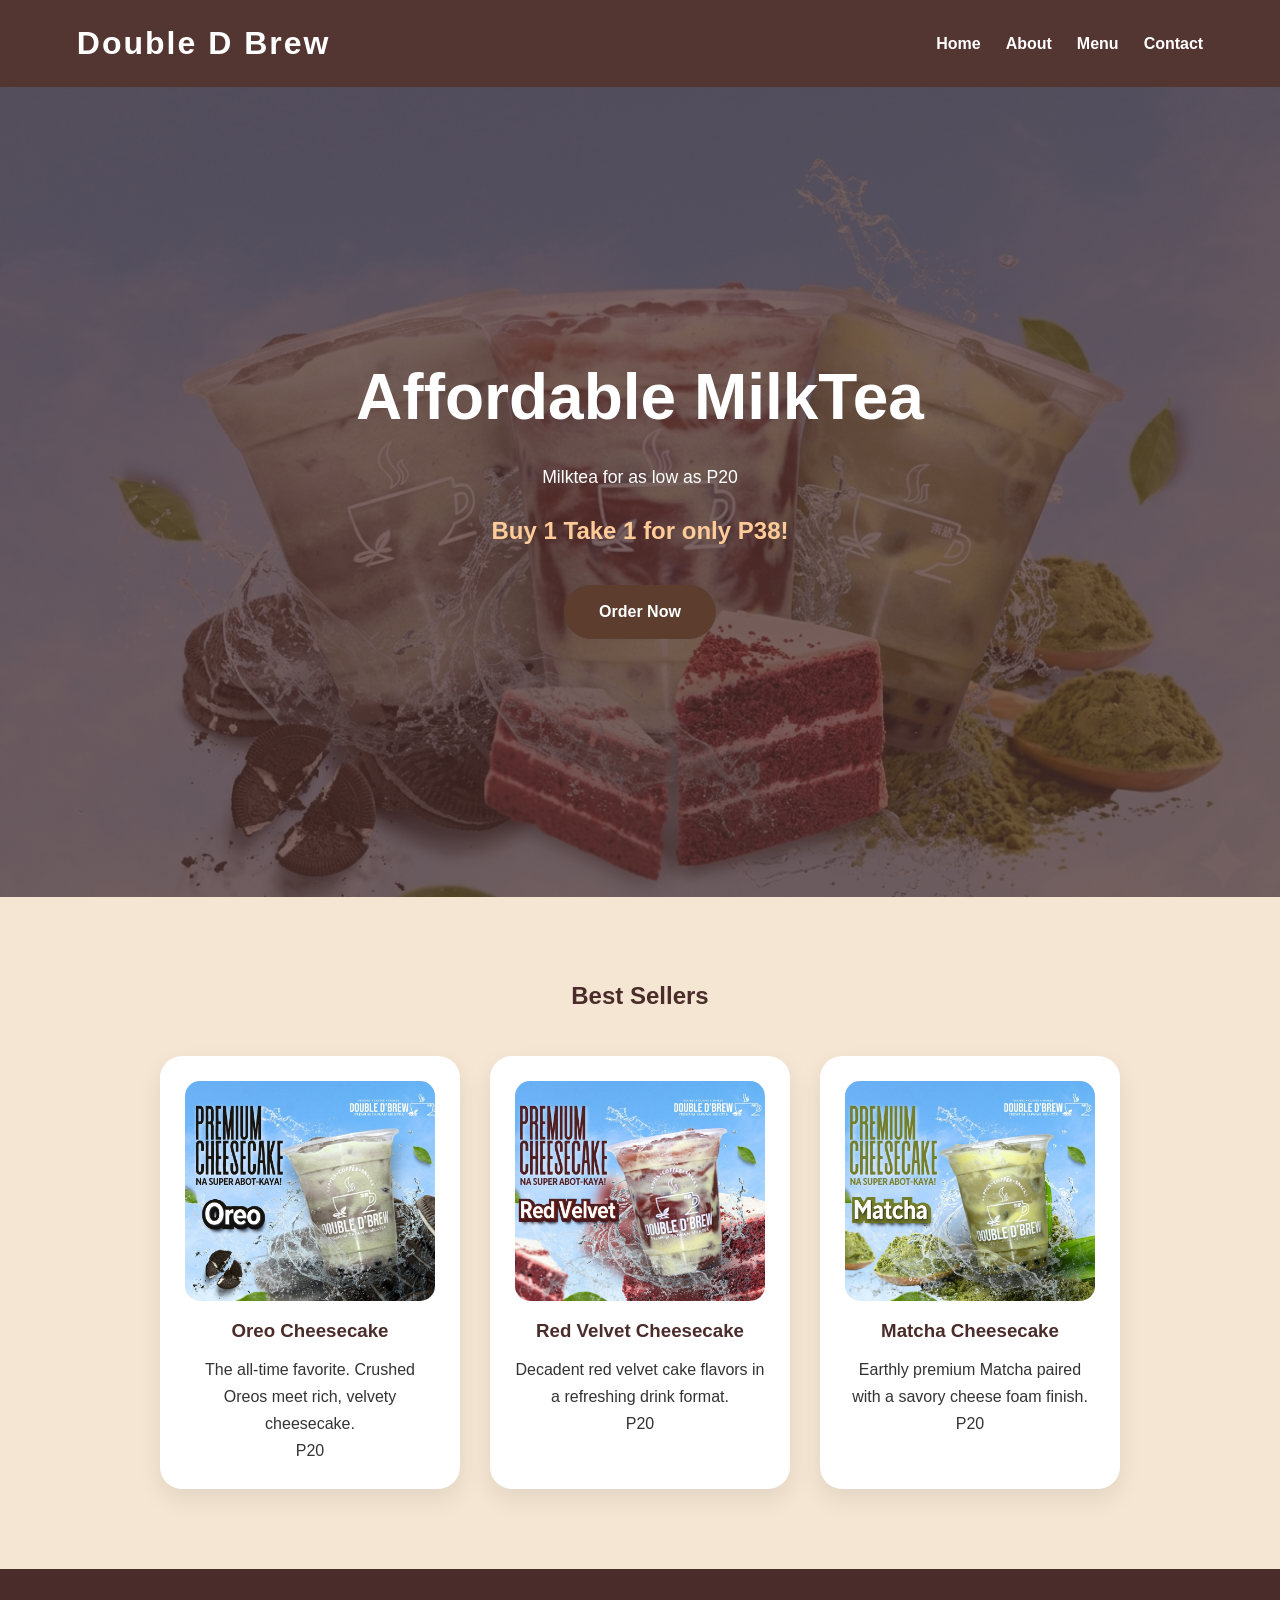
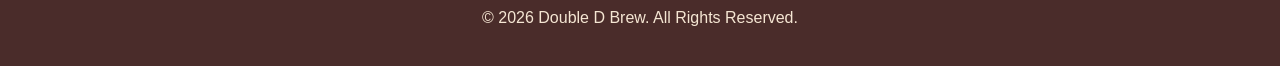
<file: index.html>
<!DOCTYPE html>
<html lang="en">
<head>
    <meta charset="UTF-8">
    <meta name="viewport" content="width=device-width, initial-scale=1.0">
    <title>Double D Brew | Premium Milktea</title>
    <link rel="stylesheet" href="style.css">
</head>
<body>

<!-- NAV -->
<div class="nav">
    <h2>Double D Brew</h2>
    <div class="links">
        <a href="index.html">Home</a>
        <a href="about.html">About</a>
        <a href="menu.html">Menu</a>
        <a href="contact.html">Contact</a>
    </div>
</div>

<!-- HERO (FULL BACKGROUND STYLE) -->
<div class="hero">

    <div class="hero-content">
        <h1>Affordable MilkTea</h1>
        <p>Milktea for as low as P20</p>
        <p class="promo">Buy 1 Take 1 for only P38!</p>
        <a href="menu.html" class="btn">Order Now</a>
    </div>

</div>

<!-- BEST SELLERS -->
<div class="section">
    <h2>Best Sellers</h2>

    <div class="container">

        <div class="box">
            <img src="images/milktea1.jpg" alt="Oreo Cheesecake">
            <h3>Oreo Cheesecake</h3>
            <p>The all-time favorite. Crushed Oreos meet rich, velvety cheesecake.</p>
            <p class="price">P20</p>
        </div>

        <div class="box">
            <img src="images/milktea2.jpg" alt="Red Velvet Cheesecake">
            <h3>Red Velvet Cheesecake</h3>
            <p>Decadent red velvet cake flavors in a refreshing drink format.</p>
            <p class="price">P20</p>
        </div>

        <div class="box">
            <img src="images/milktea3.jpg" alt="Matcha Cheesecake">
            <h3>Matcha Cheesecake</h3>
            <p>Earthly premium Matcha paired with a savory cheese foam finish.</p>
            <p class="price">P20</p>
        </div>

    </div>
</div>

<!-- FOOTER -->
<div class="footer">
    <p>© 2026 Double D Brew. All Rights Reserved.</p>
</div>

</body>
</html>
</file>
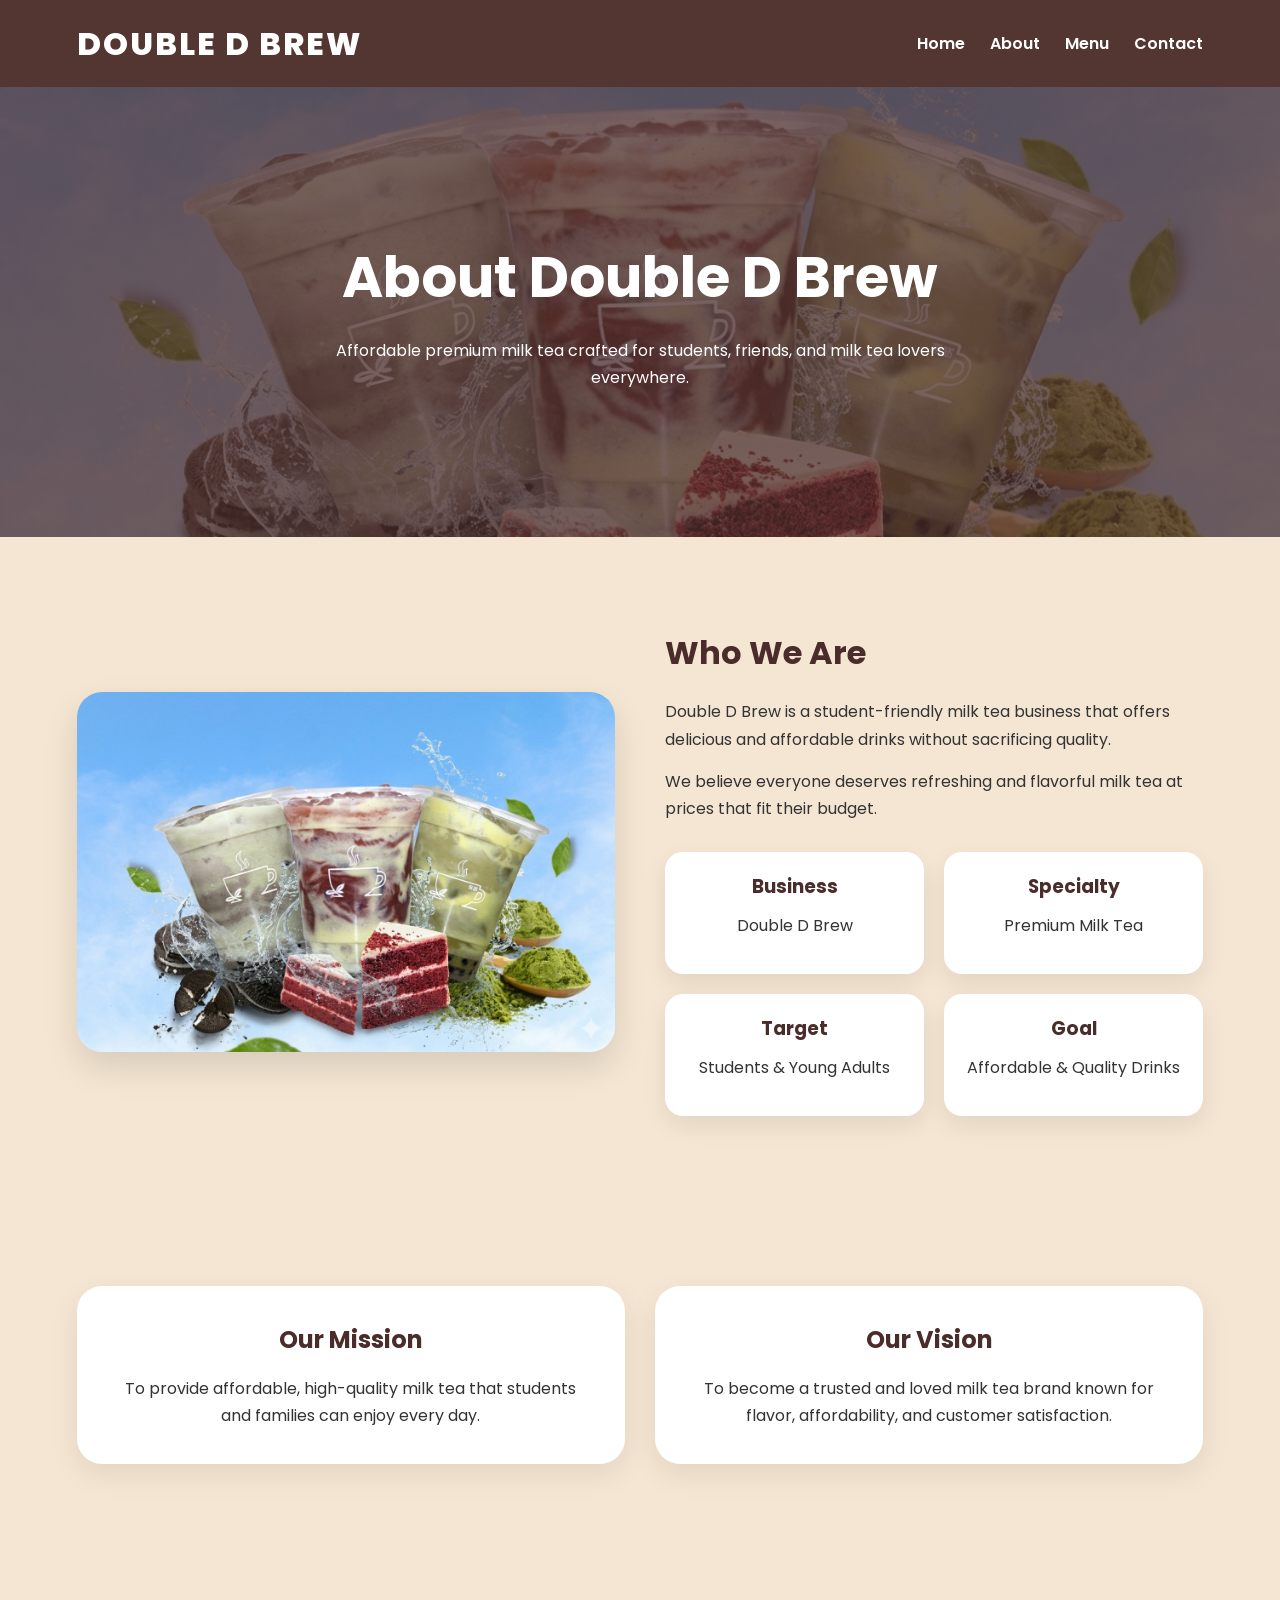
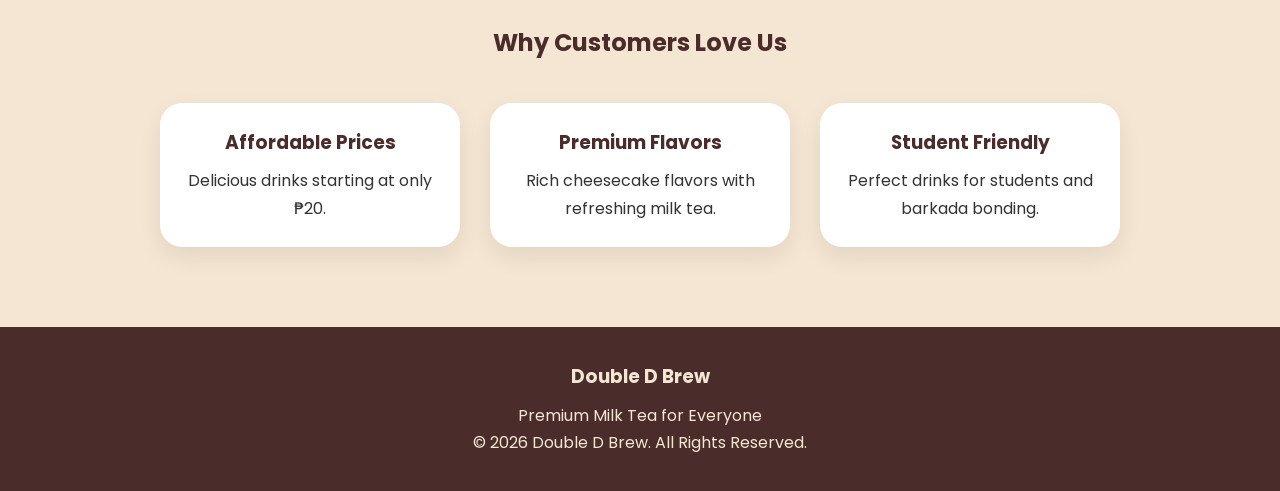
<file: about.html>
<!DOCTYPE html>
<html lang="en">

<head>
    <meta charset="UTF-8">
    <meta name="viewport" content="width=device-width, initial-scale=1.0">

    <title>About | Double D Brew</title>

    <link rel="stylesheet" href="style.css">

    <!-- GOOGLE FONT -->
    <link rel="preconnect" href="https://fonts.googleapis.com">
    <link rel="preconnect" href="https://fonts.gstatic.com" crossorigin>

    <link href="https://fonts.googleapis.com/css2?family=Poppins:wght@300;400;500;600;700;800&display=swap" rel="stylesheet">
</head>

<body>

<!-- NAVIGATION -->
<div class="nav">

    <h2>DOUBLE D BREW</h2>

    <div class="links">
        <a href="index.html">Home</a>
        <a href="about.html">About</a>
        <a href="menu.html">Menu</a>
        <a href="contact.html">Contact</a>
    </div>

</div>

<!-- ABOUT HERO -->
<section class="about-hero">

    <div class="about-hero-content">

        <h1>About Double D Brew</h1>

        <p>
            Affordable premium milk tea crafted for students,
            friends, and milk tea lovers everywhere.
        </p>

    </div>

</section>

<!-- ABOUT CONTENT -->
<section class="about-section">

    <div class="about-container">

        <!-- LEFT SIDE -->
        <div class="about-image">

            <img src="images/banner.png" alt="Double D Brew">

        </div>

        <!-- RIGHT SIDE -->
        <div class="about-content">

            <h2>Who We Are</h2>

            <p>
                Double D Brew is a student-friendly milk tea business that
                offers delicious and affordable drinks without sacrificing quality.
            </p>

            <p>
                We believe everyone deserves refreshing and flavorful milk tea
                at prices that fit their budget.
            </p>

            <!-- INFO CARDS -->
            <div class="about-cards">

                <div class="about-card">
                    <h3>Business</h3>
                    <p>Double D Brew</p>
                </div>

                <div class="about-card">
                    <h3>Specialty</h3>
                    <p>Premium Milk Tea</p>
                </div>

                <div class="about-card">
                    <h3>Target</h3>
                    <p>Students & Young Adults</p>
                </div>

                <div class="about-card">
                    <h3>Goal</h3>
                    <p>Affordable & Quality Drinks</p>
                </div>

            </div>

        </div>

    </div>

</section>

<!-- MISSION & VISION -->
<section class="mission-section">

    <div class="mission-container">

        <div class="mission-box">

            <h2>Our Mission</h2>

            <p>
                To provide affordable, high-quality milk tea
                that students and families can enjoy every day.
            </p>

        </div>

        <div class="mission-box">

            <h2>Our Vision</h2>

            <p>
                To become a trusted and loved milk tea brand known
                for flavor, affordability, and customer satisfaction.
            </p>

        </div>

    </div>

</section>

<!-- WHY CHOOSE US -->
<section class="section">

    <h2>Why Customers Love Us</h2>

    <div class="container">

        <div class="box">
            <h3>Affordable Prices</h3>

            <p>
                Delicious drinks starting at only ₱20.
            </p>
        </div>

        <div class="box">
            <h3>Premium Flavors</h3>

            <p>
                Rich cheesecake flavors with refreshing milk tea.
            </p>
        </div>

        <div class="box">
            <h3>Student Friendly</h3>

            <p>
                Perfect drinks for students and barkada bonding.
            </p>
        </div>

    </div>

</section>

<!-- FOOTER -->
<div class="footer">

    <h3>Double D Brew</h3>

    <p>
        Premium Milk Tea for Everyone
    </p>

    <p>
        © 2026 Double D Brew. All Rights Reserved.
    </p>

</div>

</body>
</html>
</file>
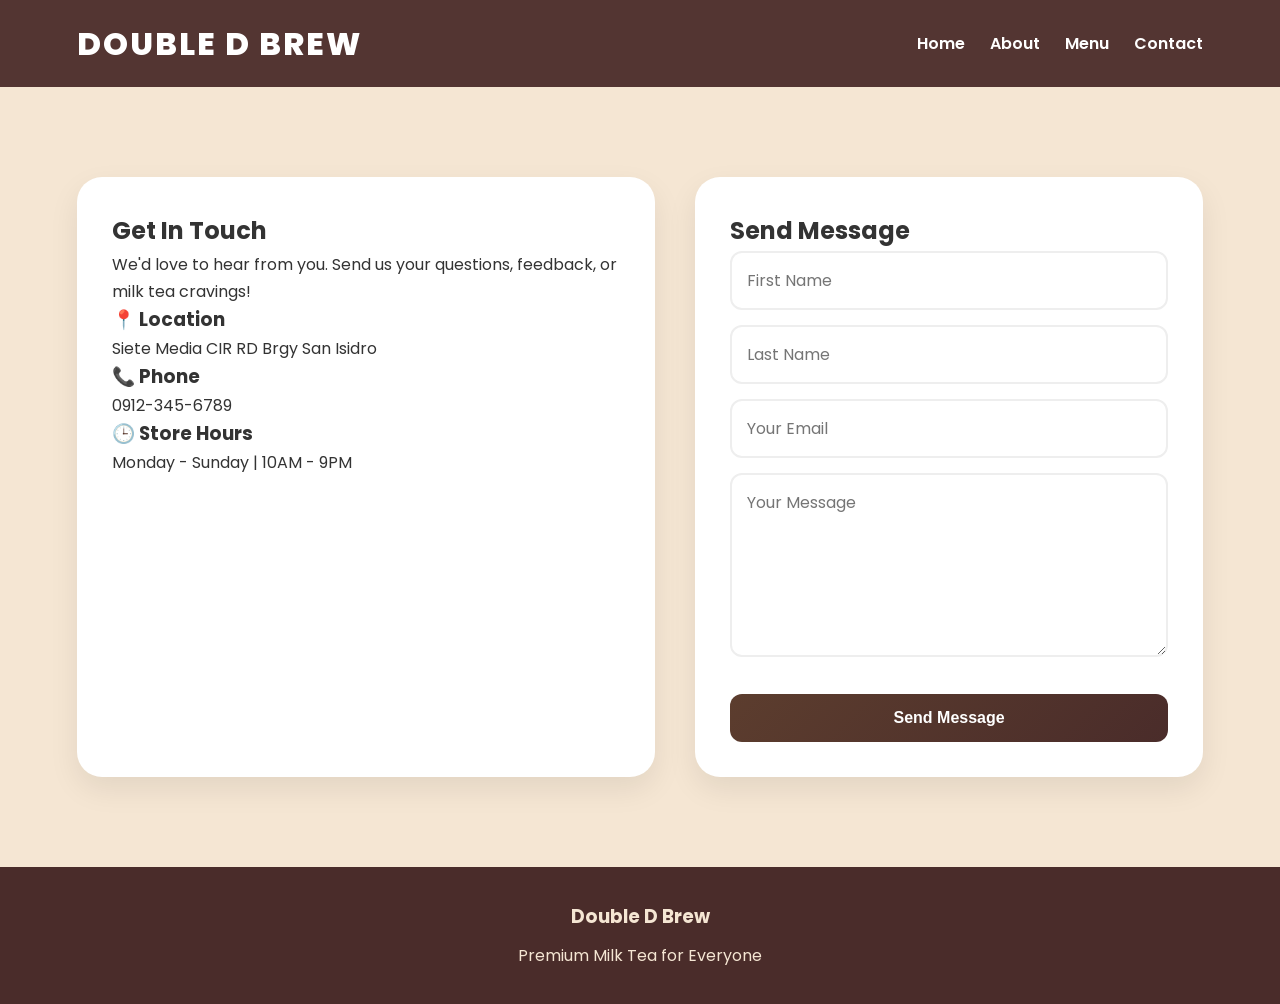
<file: contact.html>
<!DOCTYPE html>
<html lang="en">
<head>
    <meta charset="UTF-8">
    <meta name="viewport" content="width=device-width, initial-scale=1.0">

    <title>Contact | Double D Brew</title>

    <link rel="stylesheet" href="style.css">

    
    <link rel="preconnect" href="https://fonts.googleapis.com">
    <link rel="preconnect" href="https://fonts.gstatic.com" crossorigin>
    <link href="https://fonts.googleapis.com/css2?family=Poppins:wght@300;400;500;600;700&display=swap" rel="stylesheet">

    
    <style>
    .error-text {
        color: red;
        font-size: 14px;
        margin: 5px 0 10px 0;
        display: none;
    }
    </style>
</head>

<body>


<div class="nav">
    <h2>DOUBLE D BREW</h2>

    <div class="links">
        <a href="index.html">Home</a>
        <a href="about.html">About</a>
        <a href="menu.html">Menu</a>
        <a href="contact.html">Contact</a>
    </div>
</div>


<section class="contact-section">

    <div class="contact-container">

        
        <div class="contact-info">

            <h1>Get In Touch</h1>

            <p class="contact-subtitle">
                We'd love to hear from you. Send us your questions,
                feedback, or milk tea cravings!
            </p>

            <div class="info-box">
                <h3>📍 Location</h3>
                <p>Siete Media CIR RD Brgy San Isidro</p>
            </div>

            <div class="info-box">
                <h3>📞 Phone</h3>
                <p>0912-345-6789</p>
            </div>

            <div class="info-box">
                <h3>🕒 Store Hours</h3>
                <p>Monday - Sunday | 10AM - 9PM</p>
            </div>

        </div>

        
        <div class="contact-form-box">

            <form class="contact-form">

                <h2>Send Message</h2>

                
                <div class="input-group">
                    <input type="text" id="firstName" placeholder="First Name" required>
                    <span class="error-text" id="firstNameError">Please indicate letters only</span>
                </div>

                
                <div class="input-group">
                    <input type="text" id="lastName" placeholder="Last Name" required>
                    <span class="error-text" id="lastNameError">Please indicate letters only</span>
                </div>

               
                <div class="input-group">
                    <input type="email" placeholder="Your Email" required>
                </div>

               
                <div class="input-group">
                    <textarea rows="6" placeholder="Your Message" required></textarea>
                </div>

               
                <button type="submit" class="btn">
                    Send Message
                </button>

            </form>

        </div>

    </div>

</section>


<div class="footer">
    <h3>Double D Brew</h3>
    <p>Premium Milk Tea for Everyone</p>
</div>


<script>
// Get fields and errors
const firstName = document.getElementById('firstName');
const lastName = document.getElementById('lastName');
const firstNameError = document.getElementById('firstNameError');
const lastNameError = document.getElementById('lastNameError');


const onlyLetters = /^[A-Za-z\s\-]*$/;


firstName.addEventListener('input', function() {
    if (!onlyLetters.test(this.value)) {
        firstNameError.style.display = 'block'; // Show red error
    } else {
        firstNameError.style.display = 'none'; // Hide error
    }
});


lastName.addEventListener('input', function() {
    if (!onlyLetters.test(this.value)) {
        lastNameError.style.display = 'block'; // Show red error
    } else {
        lastNameError.style.display = 'none'; // Hide error
    }
});
</script>

</body>
</html>
</file>
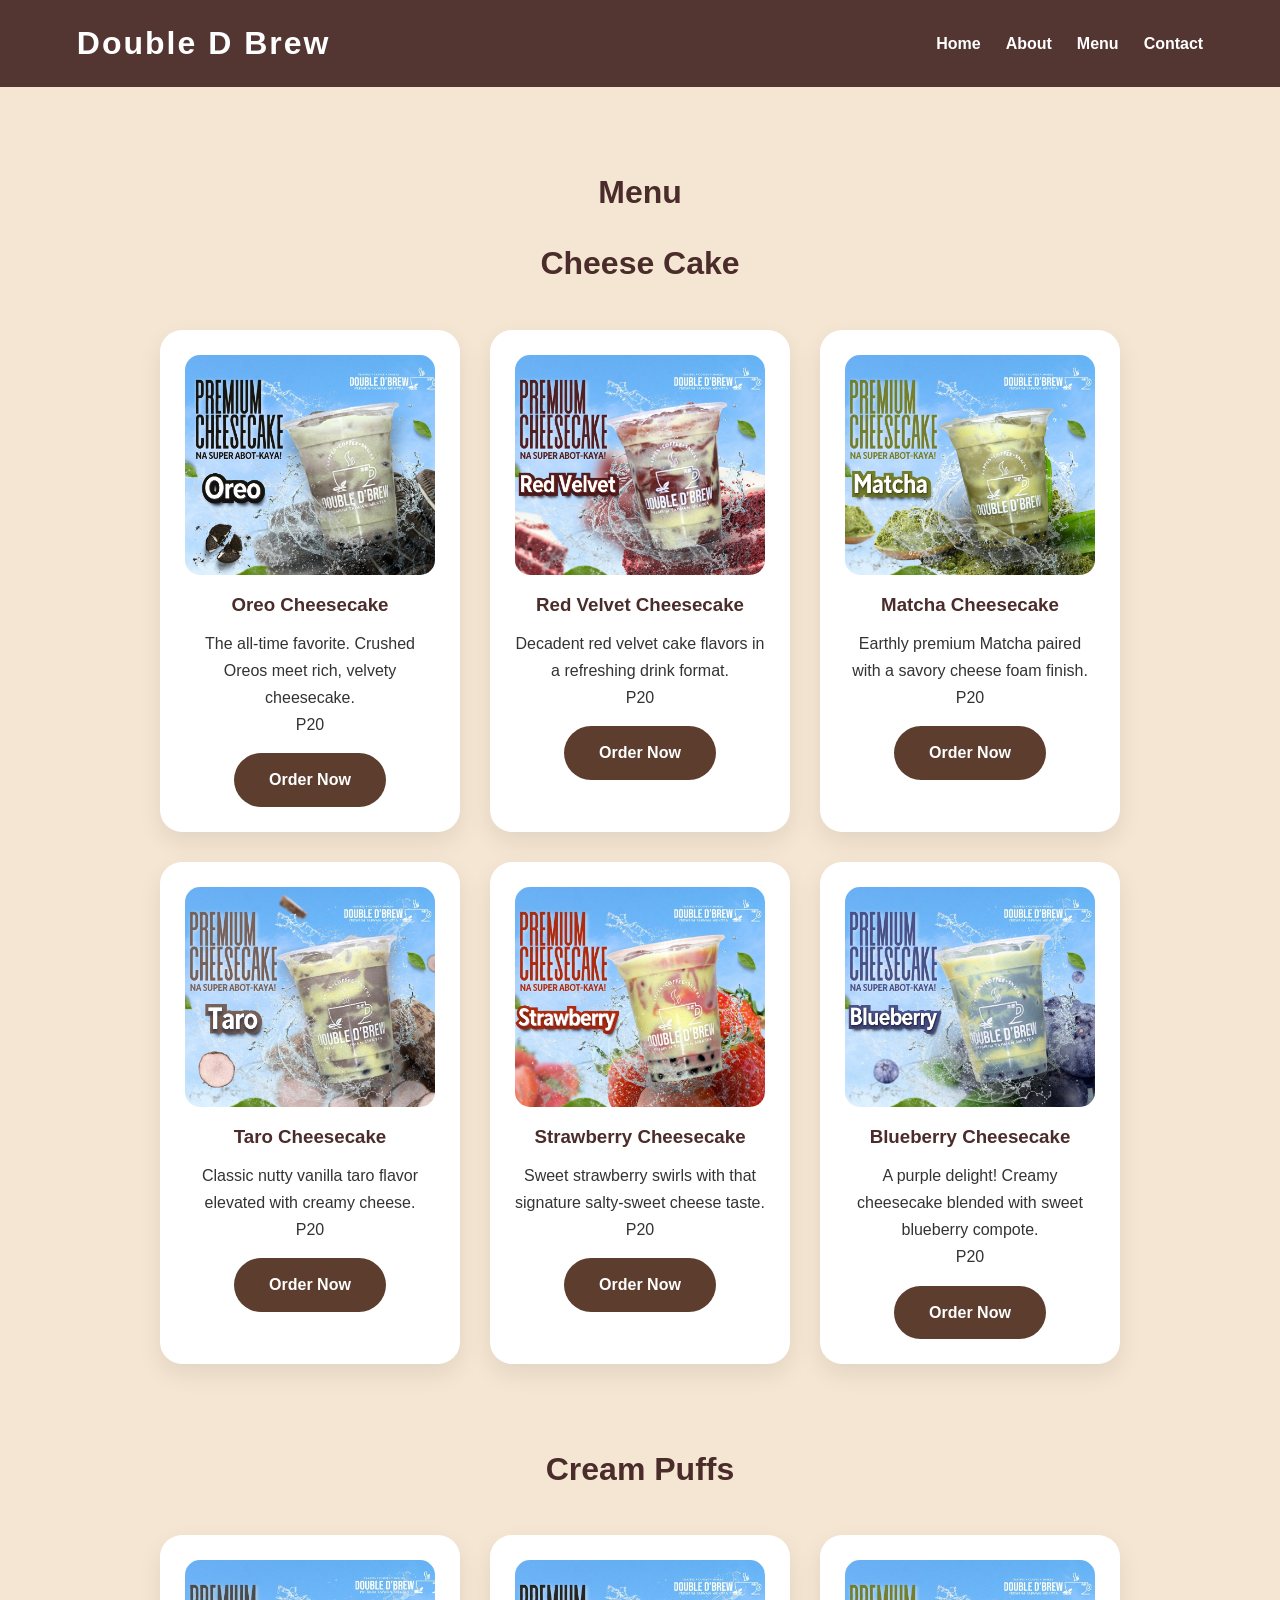
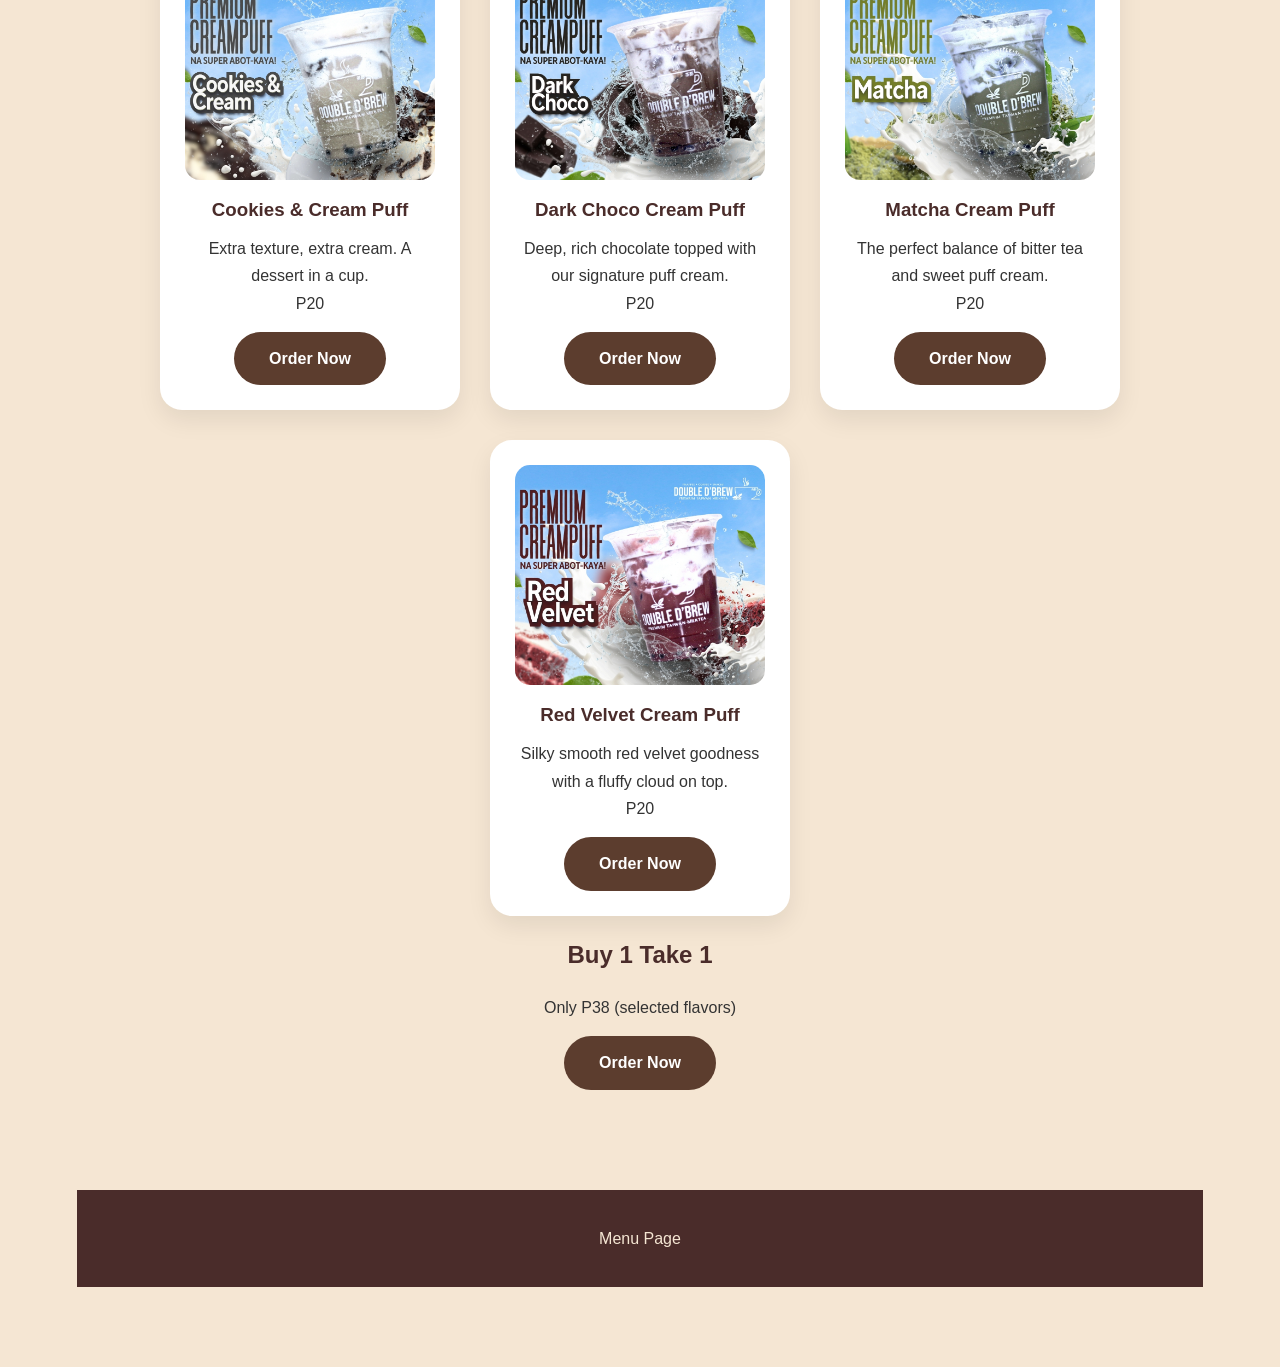
<file: menu.html>
<!DOCTYPE html>
<html>
<head>
    <title>Menu</title>

    <style>
    
    .container {
      display: flex;
      flex-wrap: wrap;
      justify-content: center;
      gap: 20px;
    }

    .box {
      width: 43%;
      text-align: center;
    }

    .box img {
      width: 100%;
      height: auto;
    }

    @media (max-width: 600px) {
      .box {
        width: 90%;
      }
    }

    .btn {
      display: inline-block;
      padding: 8px 20px;
      background: brown;
      color: white;
      text-decoration: none;
      border-radius: 20px;
    }

    .promo-box {
      text-align: center;
      margin: 20px 0;
    }
    </style>

    <link rel="stylesheet" href="style.css">
</head>
</head>

<body>

<div class="nav">
    <h2>Double D Brew</h2>
    <div class="links">
        <a href="index.html">Home</a>
        <a href="about.html">About</a>
        <a href="menu.html">Menu</a>
        <a href="contact.html">Contact</a>
    </div>
</div>

<div class="section">
    <h1>Menu</h1>
    <h1>Cheese Cake</h1>


    <div class="container">
        <div class="box">
            <img src="images/milktea1.jpg" alt="milktea">
            <h3>Oreo Cheesecake</h3>
            <p>The all-time favorite. Crushed Oreos meet rich, velvety cheesecake.</p>
            <p>P20</p>
            <a href="contact.html" class="btn">Order Now</a>
        </div>

        <div class="box">
            <img src="images/milktea2.jpg" alt="milktea">
            <h3>Red Velvet Cheesecake</h3>
            <p>Decadent red velvet cake flavors in a refreshing drink format.</p>
            <p>P20</p>
            <a href="contact.html" class="btn">Order Now</a>
        </div>

        <div class="box">
            <img src="images/milktea3.jpg" alt="milktea">
            <h3>Matcha Cheesecake</h3>
            <p>Earthly premium Matcha paired with a savory cheese foam finish.</p>
            <p>P20</p>
            <a href="contact.html" class="btn">Order Now</a>
        </div>
        <div class="box">
            <img src="images/milktea4.jpg" alt="milktea">
            <h3>Taro Cheesecake</h3>
            <p>Classic nutty vanilla taro flavor elevated with creamy cheese.</p>
            <p>P20</p>
            <a href="contact.html" class="btn">Order Now</a>
        </div>

        <div class="box">
            <img src="images/milktea5.jpg" alt="milktea">
            <h3>Strawberry Cheesecake</h3>
            <p>Sweet strawberry swirls with that signature salty-sweet cheese taste.</p>
            <p>P20</p>
            <a href="contact.html" class="btn">Order Now</a>
        </div>

        <div class="box">
            <img src="images/milktea6.jpg" alt="milktea">
            <h3>Blueberry Cheesecake</h3>
            <p>A purple delight! Creamy cheesecake blended with sweet blueberry compote.</p>
            <p>P20</p>
            <a href="contact.html" class="btn">Order Now</a>
        </div>
    </div>

    <div class="section">
    <h1>Cream Puffs</h1>


    <div class="container">
        <div class="box">
            <img src="images/creampuff1.jpg" alt="milktea">
            <h3>Cookies & Cream Puff</h3>
            <p>Extra texture, extra cream. A dessert in a cup.</p>
            <p>P20</p>
            <a href="contact.html" class="btn">Order Now</a>
        </div>

        <div class="box">
            <img src="images/creampuff2.jpg" alt="milktea">
            <h3>Dark Choco Cream Puff</h3>
            <p>Deep, rich chocolate topped with our signature puff cream.</p>
            <p>P20</p>
            <a href="contact.html" class="btn">Order Now</a>
        </div>

        <div class="box">
            <img src="images/creampuff3.jpg" alt="milktea">
            <h3>Matcha Cream Puff</h3>
            <p>The perfect balance of bitter tea and sweet puff cream.</p>
            <p>P20</p>
            <a href="contact.html" class="btn">Order Now</a>
        </div>
        <div class="box">
            <img src="images/creampuff4.jpg" alt="milktea">
            <h3>Red Velvet Cream Puff</h3>
            <p>Silky smooth red velvet goodness with a fluffy cloud on top.</p>
            <p>P20</p>
            <a href="contact.html" class="btn">Order Now</a>
        </div>
    </div>
    <div class="promo-box">
        <h2>Buy 1 Take 1</h2>
        <p>Only P38 (selected flavors)</p>
        <a href="contact.html" class="btn">Order Now</a> 
    </div>
</div>

<div class="footer">
    <p>Menu Page</p>
</div>

</body>
</html>
</file>
<file: style.css>
/* =========================
   GLOBAL STYLES
========================= */

*{
    margin: 0;
    padding: 0;
    box-sizing: border-box;
    transition: all 0.3s ease;
}

html{
    scroll-behavior: smooth;
}

body{
    font-family: 'Poppins', sans-serif;
    background-color: #f5e6d3;
    color: #333;
    overflow-x: hidden;
    line-height: 1.6;
}

img{
    max-width: 100%;
    display: block;
}

p{
    line-height: 1.7;
}

/* =========================
   NAVIGATION
========================= */

.nav{
    background: rgba(74, 44, 42, 0.95);
    backdrop-filter: blur(10px);
    color: white;

    padding: 18px 6%;

    display: flex;
    justify-content: space-between;
    align-items: center;
    flex-wrap: wrap;

    position: sticky;
    top: 0;
    z-index: 1000;
}

.nav h2{
    font-size: clamp(1.3rem, 3vw, 2rem);
    font-weight: 800;
    letter-spacing: 2px;
}

.links{
    display: flex;
    gap: 25px;
    flex-wrap: wrap;
}

.links a{
    color: white;
    text-decoration: none;
    font-weight: 600;
    position: relative;
}

.links a::after{
    content: "";
    position: absolute;
    left: 0;
    bottom: -5px;

    width: 0%;
    height: 2px;

    background: #d2a679;
    transition: 0.3s;
}

.links a:hover{
    color: #d2a679;
}

.links a:hover::after{
    width: 100%;
}

/* =========================
   HERO SECTION
========================= */

.hero{
    background:
    linear-gradient(rgba(74,44,42,0.75), rgba(74,44,42,0.75)),
    url("images/banner.png");

    background-size: cover;
    background-position: center;

    min-height: 90vh;

    display: flex;
    justify-content: center;
    align-items: center;

    text-align: center;
    padding: 20px;
    color: white;
}

.hero-content{
    max-width: 750px;
    animation: fadeIn 1s ease;
}

.hero h1{
    font-size: clamp(2.2rem, 5vw, 4rem);
    margin-bottom: 15px;
}

.hero p{
    font-size: 1.1rem;
}

.hero .promo{
    color: #ffcc99;
    font-size: 1.5rem;
    font-weight: 700;
    margin: 18px 0;
}

/* =========================
   BUTTON
========================= */

.btn{
    display: inline-block;
    margin-top: 15px;

    background: #5c3d2e;
    color: white;

    padding: 14px 35px;

    border-radius: 50px;
    text-decoration: none;
    font-weight: 700;
}

.btn:hover{
    background: #4a2c2a;
    transform: translateY(-3px);
}

/* =========================
   GENERAL SECTION
========================= */

.section{
    padding: 80px 6%;
    text-align: center;
}

.section h1,
.section h2{
    color: #4a2c2a;
    margin-bottom: 20px;
}

.container{
    display: flex;
    justify-content: center;
    gap: 30px;
    flex-wrap: wrap;
    margin-top: 40px;
}

/* =========================
   CARD BOX
========================= */

.box{
    background: white;

    width: 300px;
    padding: 25px;

    border-radius: 22px;

    box-shadow: 0 10px 25px rgba(0,0,0,0.08);
}

.box:hover{
    transform: translateY(-10px);
    box-shadow: 0 18px 35px rgba(0,0,0,0.15);
}

.box img{
    width: 100%;
    height: 220px;
    object-fit: cover;
    border-radius: 15px;
    margin-bottom: 15px;
}

.box h3{
    color: #4a2c2a;
    margin-bottom: 10px;
}

/* =========================
   ABOUT HERO
========================= */

.about-hero{
    background:
    linear-gradient(rgba(74,44,42,0.75), rgba(74,44,42,0.75)),
    url("images/banner.png");

    background-size: cover;
    background-position: center;

    min-height: 50vh;

    display: flex;
    justify-content: center;
    align-items: center;

    text-align: center;
    color: white;

    padding: 40px 6%;
}

.about-hero-content{
    max-width: 700px;
}

.about-hero h1{
    font-size: clamp(2rem, 5vw, 3.5rem);
    margin-bottom: 15px;
}

/* =========================
   ABOUT SECTION
========================= */

.about-section{
    padding: 90px 6%;
}

.about-container{
    max-width: 1200px;
    margin: auto;

    display: flex;
    align-items: center;
    justify-content: center;
    gap: 50px;
    flex-wrap: wrap;
}

.about-image{
    flex: 1;
    min-width: 300px;
}

.about-image img{
    width: 100%;
    border-radius: 25px;
    box-shadow: 0 15px 35px rgba(0,0,0,0.12);
}

.about-content{
    flex: 1;
    min-width: 300px;
}

.about-content h2{
    color: #4a2c2a;
    font-size: 2rem;
    margin-bottom: 20px;
}

.about-content p{
    margin-bottom: 15px;
}

/* =========================
   ABOUT CARDS
========================= */

.about-cards{
    display: grid;
    grid-template-columns: repeat(2, 1fr);
    gap: 20px;
    margin-top: 30px;
}

.about-card{
    background: white;
    padding: 20px;
    border-radius: 18px;
    text-align: center;

    box-shadow: 0 10px 25px rgba(0,0,0,0.08);
}

.about-card:hover{
    transform: translateY(-6px);
}

.about-card h3{
    color: #4a2c2a;
    margin-bottom: 10px;
}

/* =========================
   MISSION & VISION
========================= */

.mission-section{
    padding: 80px 6%;
}

.mission-container{
    max-width: 1200px;
    margin: auto;

    display: flex;
    gap: 30px;
    flex-wrap: wrap;
    justify-content: center;
}

.mission-box{
    flex: 1;
    min-width: 300px;

    background: white;
    padding: 35px;

    border-radius: 25px;

    text-align: center;

    box-shadow: 0 10px 30px rgba(0,0,0,0.08);
}

.mission-box h2{
    color: #4a2c2a;
    margin-bottom: 15px;
}

/* =========================
   CONTACT SECTION
========================= */

.contact-section{
    padding: 90px 6%;
}

.contact-container{
    max-width: 1150px;
    margin: auto;

    display: flex;
    gap: 40px;
    flex-wrap: wrap;
}

.contact-info,
.contact-form-box{
    flex: 1;
    min-width: 300px;
}

.contact-info,
.contact-form{
    background: white;
    padding: 35px;

    border-radius: 25px;

    box-shadow: 0 12px 30px rgba(0,0,0,0.08);
}

/* =========================
   FORM
========================= */

.contact-form input,
.contact-form textarea{
    width: 100%;

    padding: 15px;
    margin-bottom: 15px;

    border: 2px solid #eee;
    border-radius: 12px;

    font-family: inherit;
    font-size: 1rem;
    outline: none;
}

.contact-form input:focus,
.contact-form textarea:focus{
    border-color: #5c3d2e;
}

.contact-form textarea{
    min-height: 150px;
    resize: vertical;
}

.contact-form button{
    width: 100%;

    background: linear-gradient(135deg, #5c3d2e, #4a2c2a);
    color: white;

    padding: 15px;

    border: none;
    border-radius: 12px;

    font-size: 1rem;
    font-weight: 700;

    cursor: pointer;
}

.contact-form button:hover{
    transform: translateY(-3px);
}

/* =========================
   CONTACT LINKS
========================= */

.contact-info a{
    display: block;

    background: #f5e6d3;
    color: #4a2c2a;

    padding: 14px;
    margin-top: 12px;

    border-radius: 12px;

    text-decoration: none;
    font-weight: 600;
}

.contact-info a:hover{
    background: #d2a679;
    color: white;
}

/* =========================
   FOOTER
========================= */

.footer{
    background: #4a2c2a;
    color: #f5e6d3;

    text-align: center;

    padding: 35px 20px;
}

.footer h3{
    margin-bottom: 10px;
}

/* =========================
   ANIMATION
========================= */

@keyframes fadeIn{
    from{
        opacity: 0;
        transform: translateY(20px);
    }

    to{
        opacity: 1;
        transform: translateY(0);
    }
}

/* =========================
   TABLET RESPONSIVE
========================= */

@media (max-width: 992px){

    .about-container{
        flex-direction: column;
        text-align: center;
    }

    .about-content{
        width: 100%;
    }

    .mission-container{
        flex-direction: column;
    }

    .contact-container{
        flex-direction: column;
    }
}

/* =========================
   MOBILE RESPONSIVE
========================= */

@media (max-width: 768px){

    .nav{
        flex-direction: column;
        gap: 15px;
        text-align: center;
    }

    .links{
        justify-content: center;
        gap: 15px;
    }

    .hero{
        min-height: 80vh;
    }

    .hero p{
        font-size: 1rem;
    }

    .container{
        flex-direction: column;
        align-items: center;
    }

    .box{
        width: 100%;
        max-width: 350px;
    }

    .about-cards{
        grid-template-columns: 1fr;
    }

    .mission-box{
        width: 100%;
    }

    .contact-info,
    .contact-form{
        padding: 25px;
    }
}

/* =========================
   EXTRA SMALL DEVICES
========================= */

@media (max-width: 480px){

    .nav{
        padding: 15px;
    }

    .section,
    .about-section,
    .mission-section,
    .contact-section{
        padding: 60px 20px;
    }

    .hero h1,
    .about-hero h1{
        font-size: 2rem;
    }

    .btn{
        width: 100%;
        text-align: center;
    }

    .about-content h2{
        font-size: 1.8rem;
    }
}
</file>
